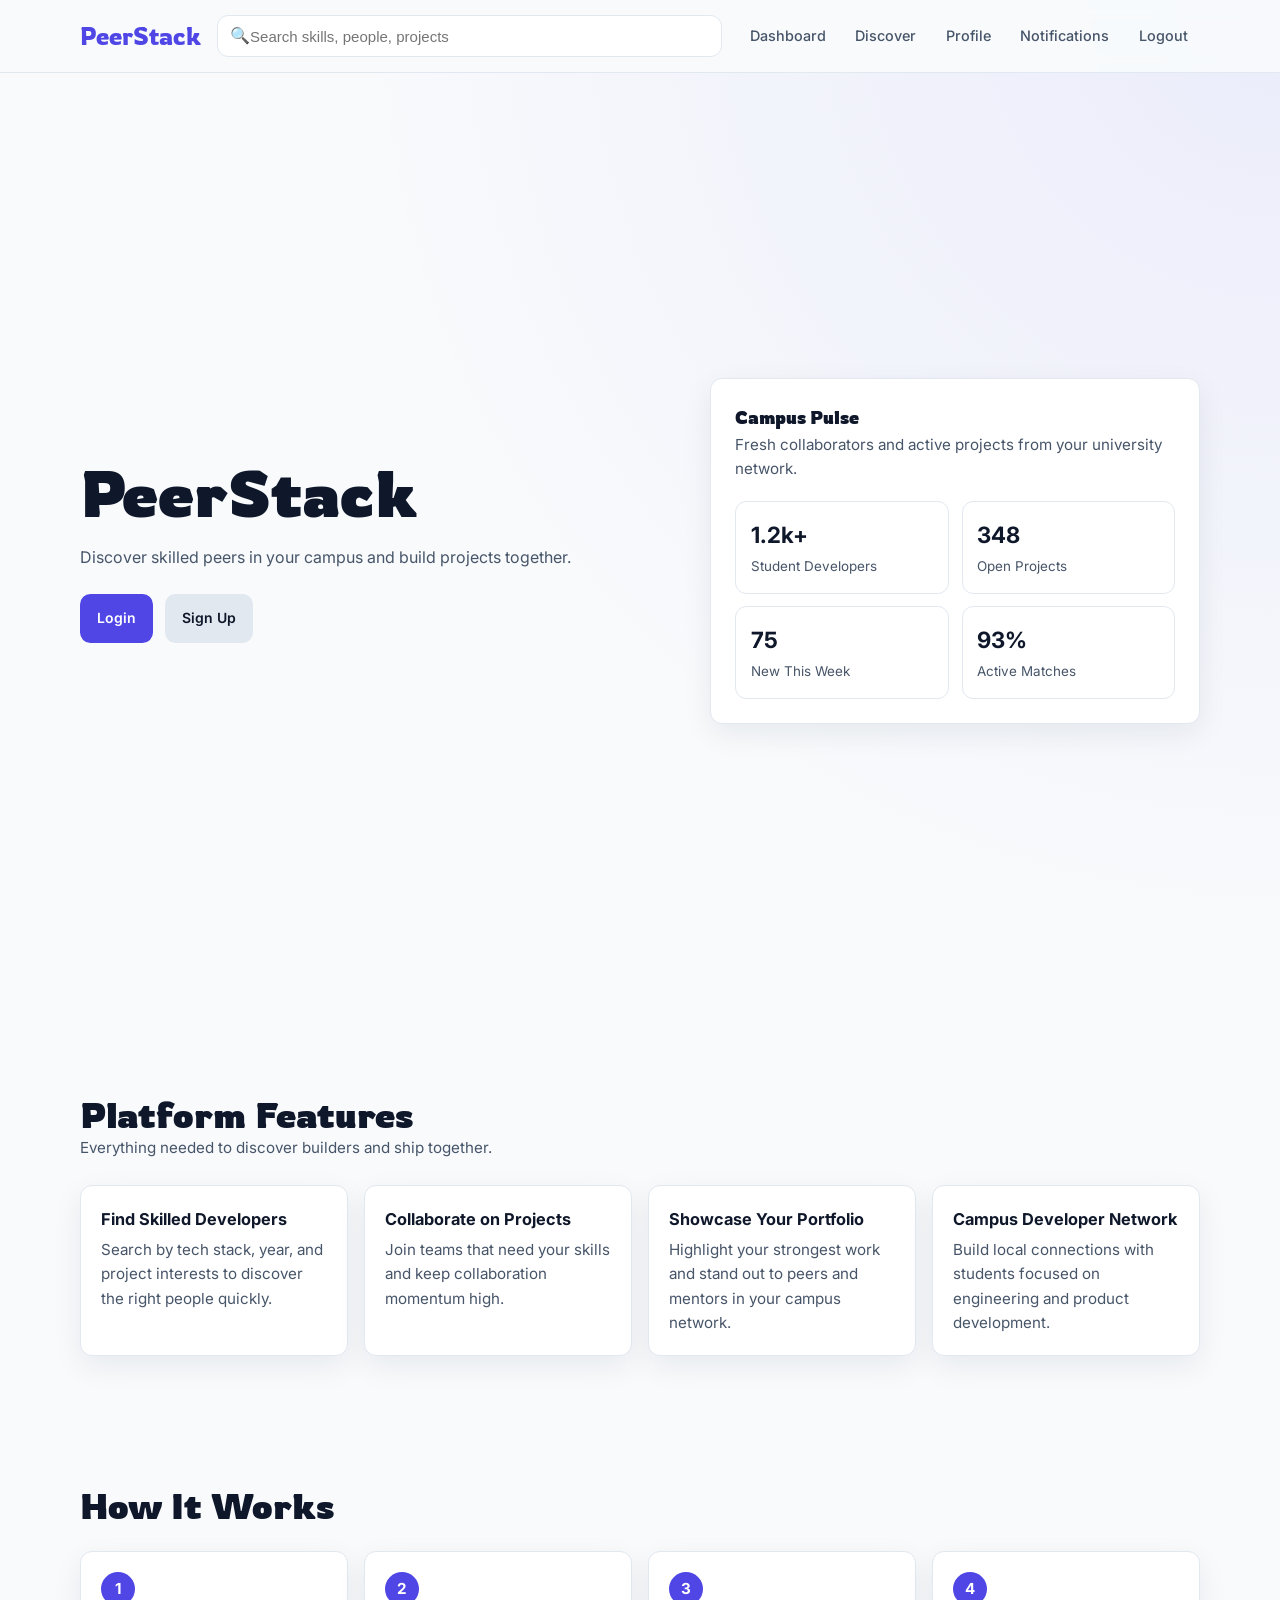
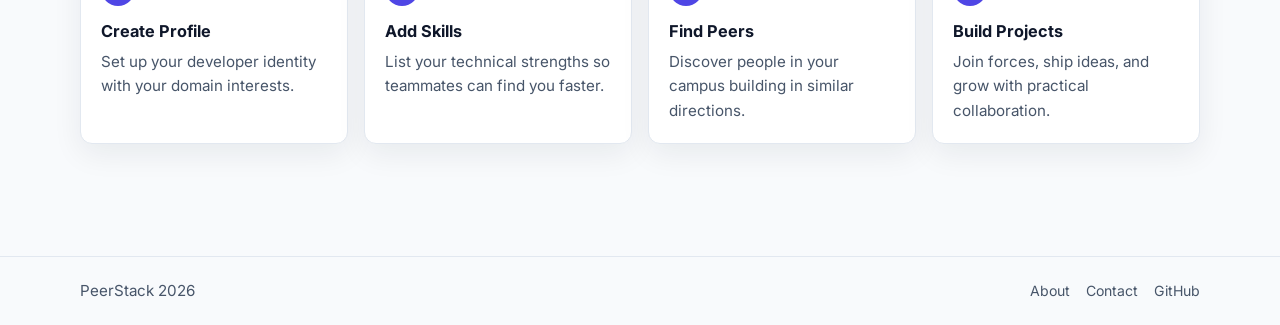
<file: index.html>
﻿<!doctype html>
<html lang="en">
  <head>
    <meta charset="UTF-8" />
    <meta name="viewport" content="width=device-width, initial-scale=1.0" />
    <title>PeerStack | Discover Campus Developers</title>
    <link rel="stylesheet" href="css/style.css" />
  </head>
  <body data-page="landing">
    <nav class="navbar" data-navbar>
      <div class="container nav-inner">
        <a class="brand" href="index.html">PeerStack</a>
        <form class="search-bar nav-search" action="#" role="search">
          <span class="search-icon" aria-hidden="true">&#128269;</span>
          <input class="search-input" type="search" aria-label="Search PeerStack" placeholder="Search skills, people, projects" />
        </form>
        <button class="hamburger" type="button" data-nav-toggle aria-label="Toggle navigation" aria-expanded="false">
          <span></span><span></span><span></span>
        </button>
        <div class="nav-links" data-nav-links>
          <a class="nav-link" data-nav="dashboard" href="dashboard.html">Dashboard</a>
          <a class="nav-link" data-nav="discover" href="search.html">Discover</a>
          <a class="nav-link" data-nav="profile" href="profile.html">Profile</a>
          <a class="nav-link" data-nav="notifications" href="notifications.html">Notifications</a>
          <a class="nav-link" href="login.html">Logout</a>
        </div>
      </div>
    </nav>

    <header class="section">
      <div class="container hero-grid">
        <div>
          <h1 class="hero-title">PeerStack</h1>
          <p class="hero-subtitle">Discover skilled peers in your campus and build projects together.</p>
          <div class="hero-actions">
            <a class="btn btn-primary" href="login.html">Login</a>
            <a class="btn btn-secondary" href="signup.html">Sign Up</a>
          </div>
        </div>
        <aside class="card hero-panel">
          <h3>Campus Pulse</h3>
          <p class="muted">Fresh collaborators and active projects from your university network.</p>
          <div class="stats-grid">
            <article class="stat-card">
              <span class="stat-number">1.2k+</span>
              <span class="stat-label">Student Developers</span>
            </article>
            <article class="stat-card">
              <span class="stat-number">348</span>
              <span class="stat-label">Open Projects</span>
            </article>
            <article class="stat-card">
              <span class="stat-number">75</span>
              <span class="stat-label">New This Week</span>
            </article>
            <article class="stat-card">
              <span class="stat-number">93%</span>
              <span class="stat-label">Active Matches</span>
            </article>
          </div>
        </aside>
      </div>
    </header>

    <main>
      <section class="section">
        <div class="container">
          <h2 class="section-title">Platform Features</h2>
          <p class="muted">Everything needed to discover builders and ship together.</p>
          <div class="feature-grid">
            <article class="card feature-card">
              <h3>Find Skilled Developers</h3>
              <p class="muted">Search by tech stack, year, and project interests to discover the right people quickly.</p>
            </article>
            <article class="card feature-card">
              <h3>Collaborate on Projects</h3>
              <p class="muted">Join teams that need your skills and keep collaboration momentum high.</p>
            </article>
            <article class="card feature-card">
              <h3>Showcase Your Portfolio</h3>
              <p class="muted">Highlight your strongest work and stand out to peers and mentors in your campus network.</p>
            </article>
            <article class="card feature-card">
              <h3>Campus Developer Network</h3>
              <p class="muted">Build local connections with students focused on engineering and product development.</p>
            </article>
          </div>
        </div>
      </section>

      <section class="section">
        <div class="container">
          <h2 class="section-title">How It Works</h2>
          <div class="steps-grid">
            <article class="card step-card">
              <div class="step-badge">1</div>
              <h3>Create Profile</h3>
              <p class="muted">Set up your developer identity with your domain interests.</p>
            </article>
            <article class="card step-card">
              <div class="step-badge">2</div>
              <h3>Add Skills</h3>
              <p class="muted">List your technical strengths so teammates can find you faster.</p>
            </article>
            <article class="card step-card">
              <div class="step-badge">3</div>
              <h3>Find Peers</h3>
              <p class="muted">Discover people in your campus building in similar directions.</p>
            </article>
            <article class="card step-card">
              <div class="step-badge">4</div>
              <h3>Build Projects</h3>
              <p class="muted">Join forces, ship ideas, and grow with practical collaboration.</p>
            </article>
          </div>
        </div>
      </section>
    </main>

    <footer class="footer">
      <div class="container footer-inner">
        <p class="muted">PeerStack <span data-year></span></p>
        <div class="footer-links">
          <a href="#">About</a>
          <a href="#">Contact</a>
          <a href="#">GitHub</a>
        </div>
      </div>
    </footer>
    <script src="js/main.js"></script>
  </body>
</html>
</file>
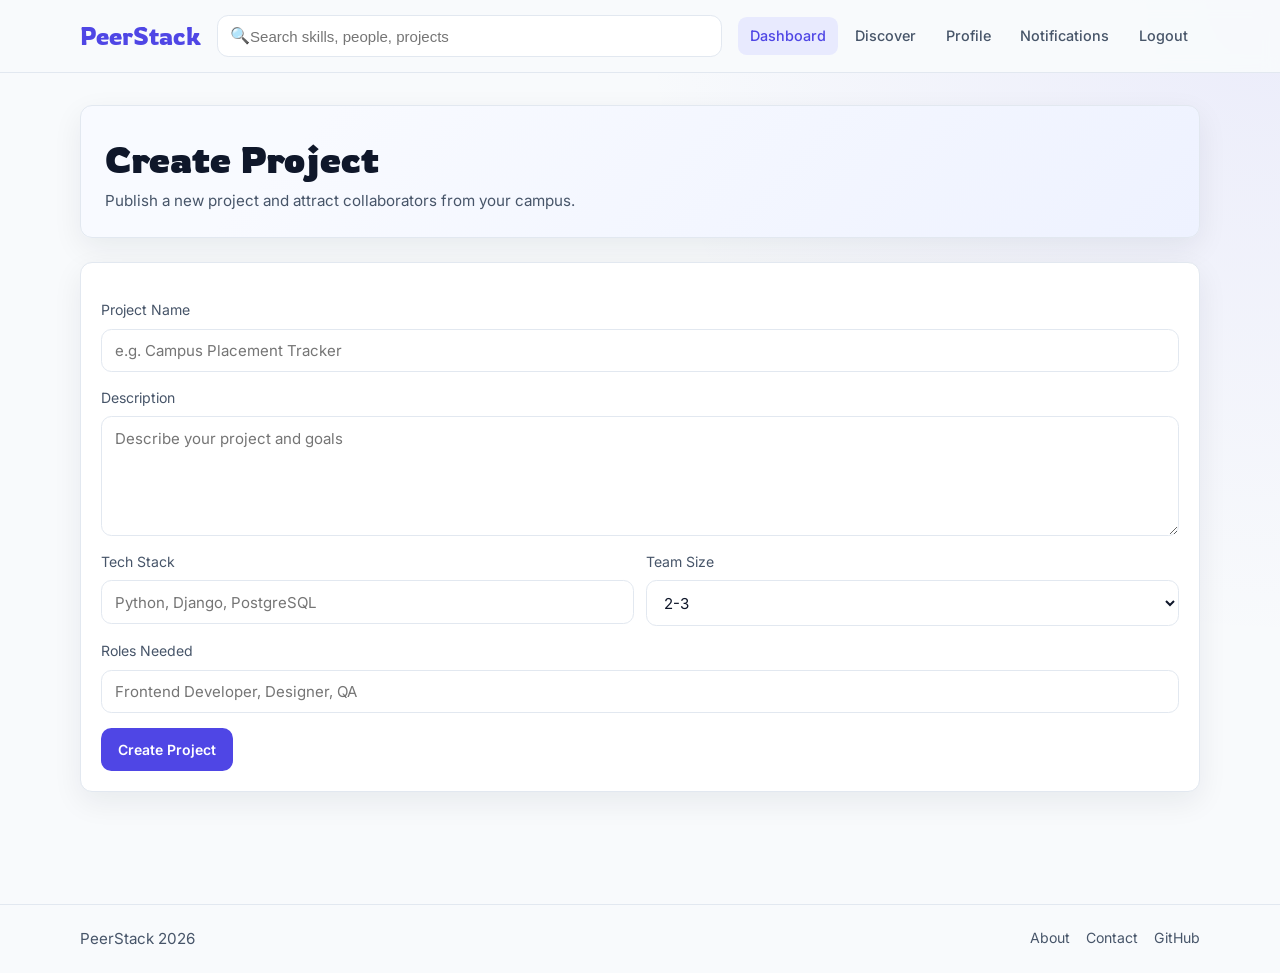
<file: create-project.html>
﻿<!doctype html>
<html lang="en">
  <head>
    <meta charset="UTF-8" />
    <meta name="viewport" content="width=device-width, initial-scale=1.0" />
    <title>PeerStack | Create Project</title>
    <link rel="stylesheet" href="css/style.css" />
  </head>
  <body data-page="dashboard">
    <nav class="navbar" data-navbar>
      <div class="container nav-inner">
        <a class="brand" href="index.html">PeerStack</a>
        <form class="search-bar nav-search" action="#" role="search">
          <span class="search-icon" aria-hidden="true">&#128269;</span>
          <input class="search-input" type="search" aria-label="Search PeerStack" placeholder="Search skills, people, projects" />
        </form>
        <button class="hamburger" type="button" data-nav-toggle aria-label="Toggle navigation" aria-expanded="false">
          <span></span><span></span><span></span>
        </button>
        <div class="nav-links" data-nav-links>
          <a class="nav-link" data-nav="dashboard" href="dashboard.html">Dashboard</a>
          <a class="nav-link" data-nav="discover" href="search.html">Discover</a>
          <a class="nav-link" data-nav="profile" href="profile.html">Profile</a>
          <a class="nav-link" data-nav="notifications" href="notifications.html">Notifications</a>
          <a class="nav-link" href="login.html">Logout</a>
        </div>
      </div>
    </nav>

    <main class="page-main">
      <div class="container stack">
        <section class="card page-header">
          <h1 class="page-title">Create Project</h1>
          <p class="muted">Publish a new project and attract collaborators from your campus.</p>
        </section>

        <section class="card project-card">
          <form class="form" action="#">
            <div class="form-group">
              <label for="projectName">Project Name</label>
              <input class="input" id="projectName" type="text" placeholder="e.g. Campus Placement Tracker" required />
            </div>
            <div class="form-group">
              <label for="description">Description</label>
              <textarea class="textarea" id="description" placeholder="Describe your project and goals" required></textarea>
            </div>
            <div class="form-row">
              <div class="form-group">
                <label for="techStack">Tech Stack</label>
                <input class="input" id="techStack" type="text" placeholder="Python, Django, PostgreSQL" />
              </div>
              <div class="form-group">
                <label for="teamSize">Team Size</label>
                <select class="select" id="teamSize">
                  <option>2-3</option>
                  <option>4-5</option>
                  <option>6-8</option>
                </select>
              </div>
            </div>
            <div class="form-group">
              <label for="roles">Roles Needed</label>
              <input class="input" id="roles" type="text" placeholder="Frontend Developer, Designer, QA" />
            </div>
            <button class="btn btn-primary" type="submit">Create Project</button>
          </form>
        </section>
      </div>
    </main>

    <footer class="footer">
      <div class="container footer-inner">
        <p class="muted">PeerStack <span data-year></span></p>
        <div class="footer-links">
          <a href="#">About</a>
          <a href="#">Contact</a>
          <a href="#">GitHub</a>
        </div>
      </div>
    </footer>
    <script src="js/main.js"></script>
  </body>
</html>
</file>
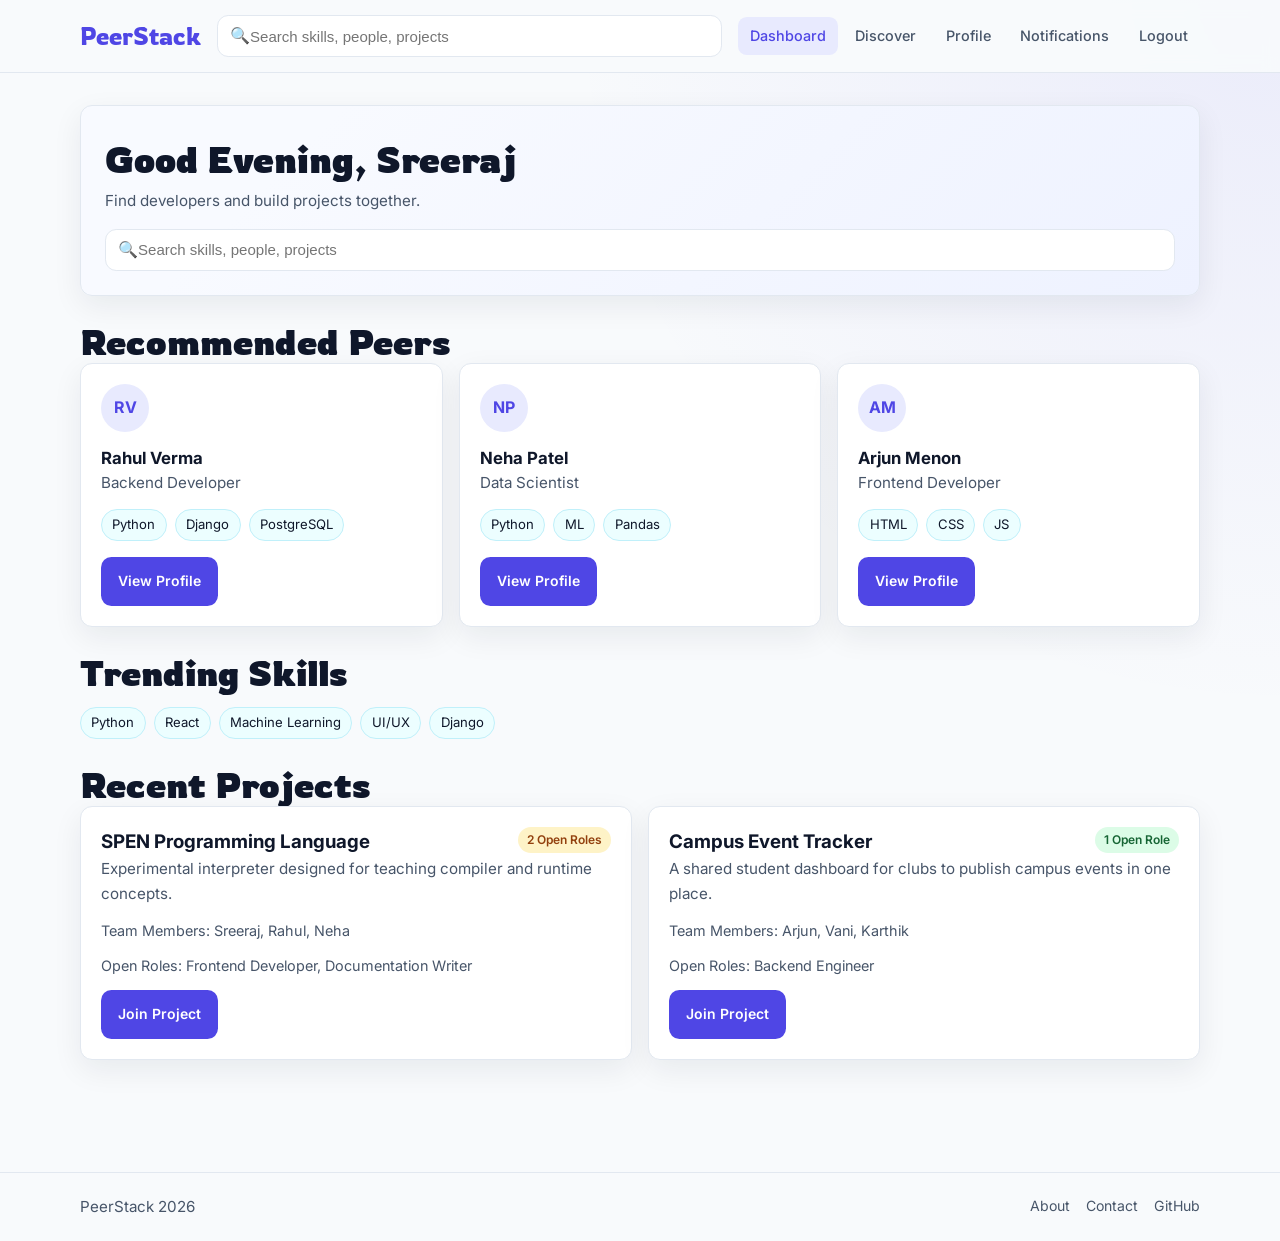
<file: dashboard.html>
﻿<!doctype html>
<html lang="en">
  <head>
    <meta charset="UTF-8" />
    <meta name="viewport" content="width=device-width, initial-scale=1.0" />
    <title>PeerStack | Dashboard</title>
    <link rel="stylesheet" href="css/style.css" />
  </head>
  <body data-page="dashboard">
    <nav class="navbar" data-navbar>
      <div class="container nav-inner">
        <a class="brand" href="index.html">PeerStack</a>
        <form class="search-bar nav-search" action="#" role="search">
          <span class="search-icon" aria-hidden="true">&#128269;</span>
          <input class="search-input" type="search" aria-label="Search PeerStack" placeholder="Search skills, people, projects" />
        </form>
        <button class="hamburger" type="button" data-nav-toggle aria-label="Toggle navigation" aria-expanded="false">
          <span></span><span></span><span></span>
        </button>
        <div class="nav-links" data-nav-links>
          <a class="nav-link" data-nav="dashboard" href="dashboard.html">Dashboard</a>
          <a class="nav-link" data-nav="discover" href="search.html">Discover</a>
          <a class="nav-link" data-nav="profile" href="profile.html">Profile</a>
          <a class="nav-link" data-nav="notifications" href="notifications.html">Notifications</a>
          <a class="nav-link" href="login.html">Logout</a>
        </div>
      </div>
    </nav>

    <main class="page-main">
      <div class="container stack">
        <section class="card page-header">
          <h1 class="page-title">Good Evening, Sreeraj</h1>
          <p class="muted">Find developers and build projects together.</p>
          <form class="search-bar mt-1" action="#" role="search">
            <span class="search-icon" aria-hidden="true">&#128269;</span>
            <input class="search-input" type="search" placeholder="Search skills, people, projects" aria-label="Search dashboard" />
          </form>
        </section>

        <section>
          <h2 class="section-title">Recommended Peers</h2>
          <div class="grid-3">
            <article class="card peer-card">
              <div class="avatar">RV</div>
              <div class="peer-meta">
                <h3>Rahul Verma</h3>
                <p class="muted">Backend Developer</p>
                <div class="skill-tags">
                  <span class="skill-tag">Python</span>
                  <span class="skill-tag">Django</span>
                  <span class="skill-tag">PostgreSQL</span>
                </div>
              </div>
              <a class="btn btn-primary mt-1" href="profile.html">View Profile</a>
            </article>
            <article class="card peer-card">
              <div class="avatar">NP</div>
              <div class="peer-meta">
                <h3>Neha Patel</h3>
                <p class="muted">Data Scientist</p>
                <div class="skill-tags">
                  <span class="skill-tag">Python</span>
                  <span class="skill-tag">ML</span>
                  <span class="skill-tag">Pandas</span>
                </div>
              </div>
              <a class="btn btn-primary mt-1" href="profile.html">View Profile</a>
            </article>
            <article class="card peer-card">
              <div class="avatar">AM</div>
              <div class="peer-meta">
                <h3>Arjun Menon</h3>
                <p class="muted">Frontend Developer</p>
                <div class="skill-tags">
                  <span class="skill-tag">HTML</span>
                  <span class="skill-tag">CSS</span>
                  <span class="skill-tag">JS</span>
                </div>
              </div>
              <a class="btn btn-primary mt-1" href="profile.html">View Profile</a>
            </article>
          </div>
        </section>

        <section>
          <h2 class="section-title">Trending Skills</h2>
          <div class="skill-tags">
            <span class="skill-tag">Python</span>
            <span class="skill-tag">React</span>
            <span class="skill-tag">Machine Learning</span>
            <span class="skill-tag">UI/UX</span>
            <span class="skill-tag">Django</span>
          </div>
        </section>

        <section>
          <h2 class="section-title">Recent Projects</h2>
          <div class="grid-2">
            <article class="card project-card">
              <div class="project-head">
                <h3>SPEN Programming Language</h3>
                <span class="badge badge-warning">2 Open Roles</span>
              </div>
              <p class="muted">Experimental interpreter designed for teaching compiler and runtime concepts.</p>
              <p class="project-meta">Team Members: Sreeraj, Rahul, Neha</p>
              <p class="project-meta">Open Roles: Frontend Developer, Documentation Writer</p>
              <a class="btn btn-primary mt-08" href="project.html">Join Project</a>
            </article>
            <article class="card project-card">
              <div class="project-head">
                <h3>Campus Event Tracker</h3>
                <span class="badge badge-success">1 Open Role</span>
              </div>
              <p class="muted">A shared student dashboard for clubs to publish campus events in one place.</p>
              <p class="project-meta">Team Members: Arjun, Vani, Karthik</p>
              <p class="project-meta">Open Roles: Backend Engineer</p>
              <a class="btn btn-primary mt-08" href="project.html">Join Project</a>
            </article>
          </div>
        </section>
      </div>
    </main>

    <footer class="footer">
      <div class="container footer-inner">
        <p class="muted">PeerStack <span data-year></span></p>
        <div class="footer-links">
          <a href="#">About</a>
          <a href="#">Contact</a>
          <a href="#">GitHub</a>
        </div>
      </div>
    </footer>

    <script src="js/main.js"></script>
  </body>
</html>
</file>
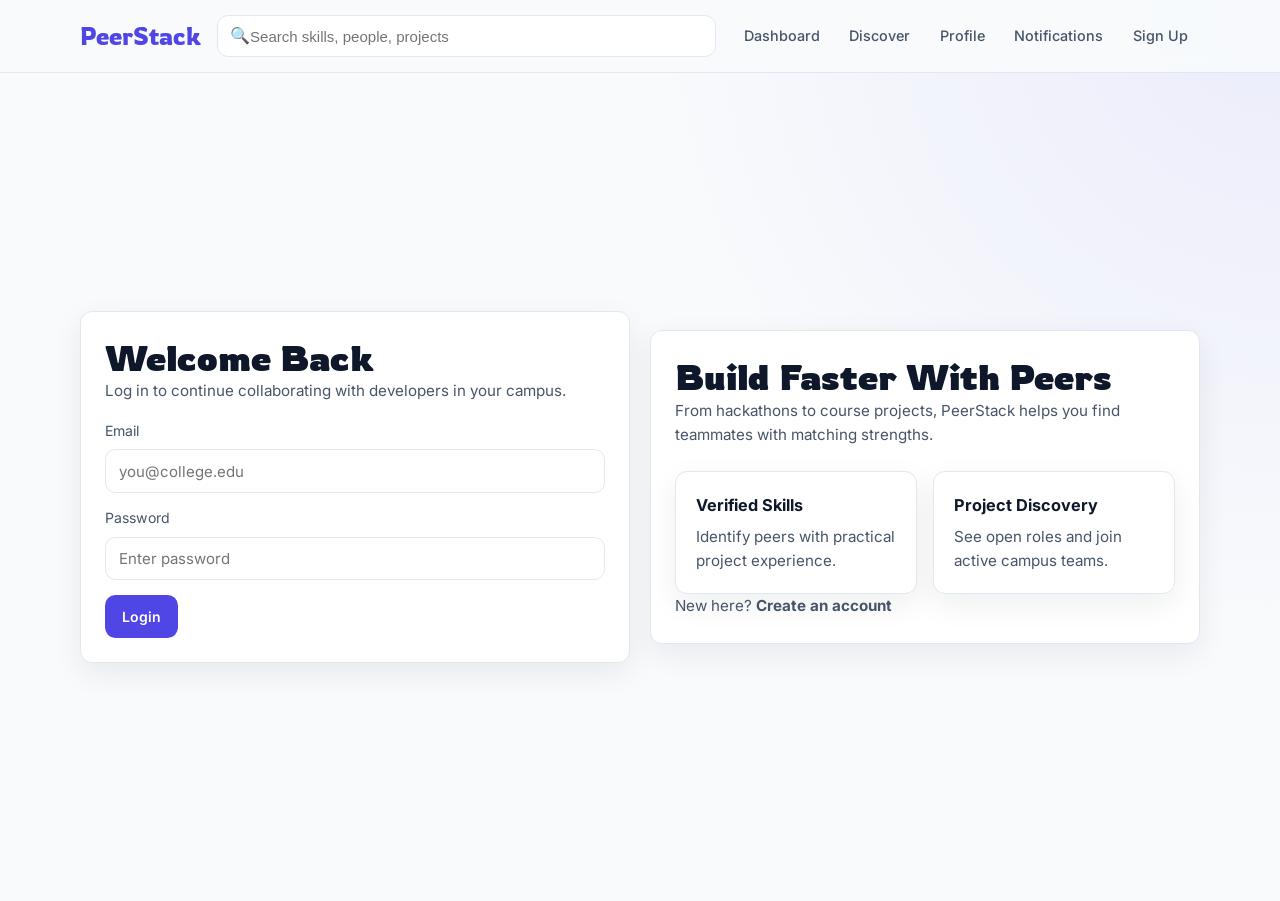
<file: login.html>
﻿<!doctype html>
<html lang="en">
  <head>
    <meta charset="UTF-8" />
    <meta name="viewport" content="width=device-width, initial-scale=1.0" />
    <title>PeerStack | Login</title>
    <link rel="stylesheet" href="css/style.css" />
  </head>
  <body data-page="auth">
    <nav class="navbar" data-navbar>
      <div class="container nav-inner">
        <a class="brand" href="index.html">PeerStack</a>
        <form class="search-bar nav-search" action="#" role="search">
          <span class="search-icon" aria-hidden="true">&#128269;</span>
          <input class="search-input" type="search" aria-label="Search PeerStack" placeholder="Search skills, people, projects" />
        </form>
        <button class="hamburger" type="button" data-nav-toggle aria-label="Toggle navigation" aria-expanded="false">
          <span></span><span></span><span></span>
        </button>
        <div class="nav-links" data-nav-links>
          <a class="nav-link" data-nav="dashboard" href="dashboard.html">Dashboard</a>
          <a class="nav-link" data-nav="discover" href="search.html">Discover</a>
          <a class="nav-link" data-nav="profile" href="profile.html">Profile</a>
          <a class="nav-link" data-nav="notifications" href="notifications.html">Notifications</a>
          <a class="nav-link" href="signup.html">Sign Up</a>
        </div>
      </div>
    </nav>

    <main class="container auth-layout">
      <section class="card auth-card">
        <h1 class="section-title">Welcome Back</h1>
        <p class="muted">Log in to continue collaborating with developers in your campus.</p>
        <form class="form" action="#">
          <div class="form-group">
            <label for="loginEmail">Email</label>
            <input class="input" id="loginEmail" type="email" placeholder="you@college.edu" required />
          </div>
          <div class="form-group">
            <label for="loginPassword">Password</label>
            <input class="input" id="loginPassword" type="password" placeholder="Enter password" required />
          </div>
          <button class="btn btn-primary" type="submit">Login</button>
        </form>
      </section>

      <aside class="card auth-card">
        <h2 class="section-title">Build Faster With Peers</h2>
        <p class="muted">From hackathons to course projects, PeerStack helps you find teammates with matching strengths.</p>
        <div class="feature-grid">
          <article class="card feature-card">
            <h3>Verified Skills</h3>
            <p class="muted">Identify peers with practical project experience.</p>
          </article>
          <article class="card feature-card">
            <h3>Project Discovery</h3>
            <p class="muted">See open roles and join active campus teams.</p>
          </article>
        </div>
        <p class="muted">New here? <a href="signup.html"><strong>Create an account</strong></a></p>
      </aside>
    </main>

    <script src="js/main.js"></script>
  </body>
</html>
</file>
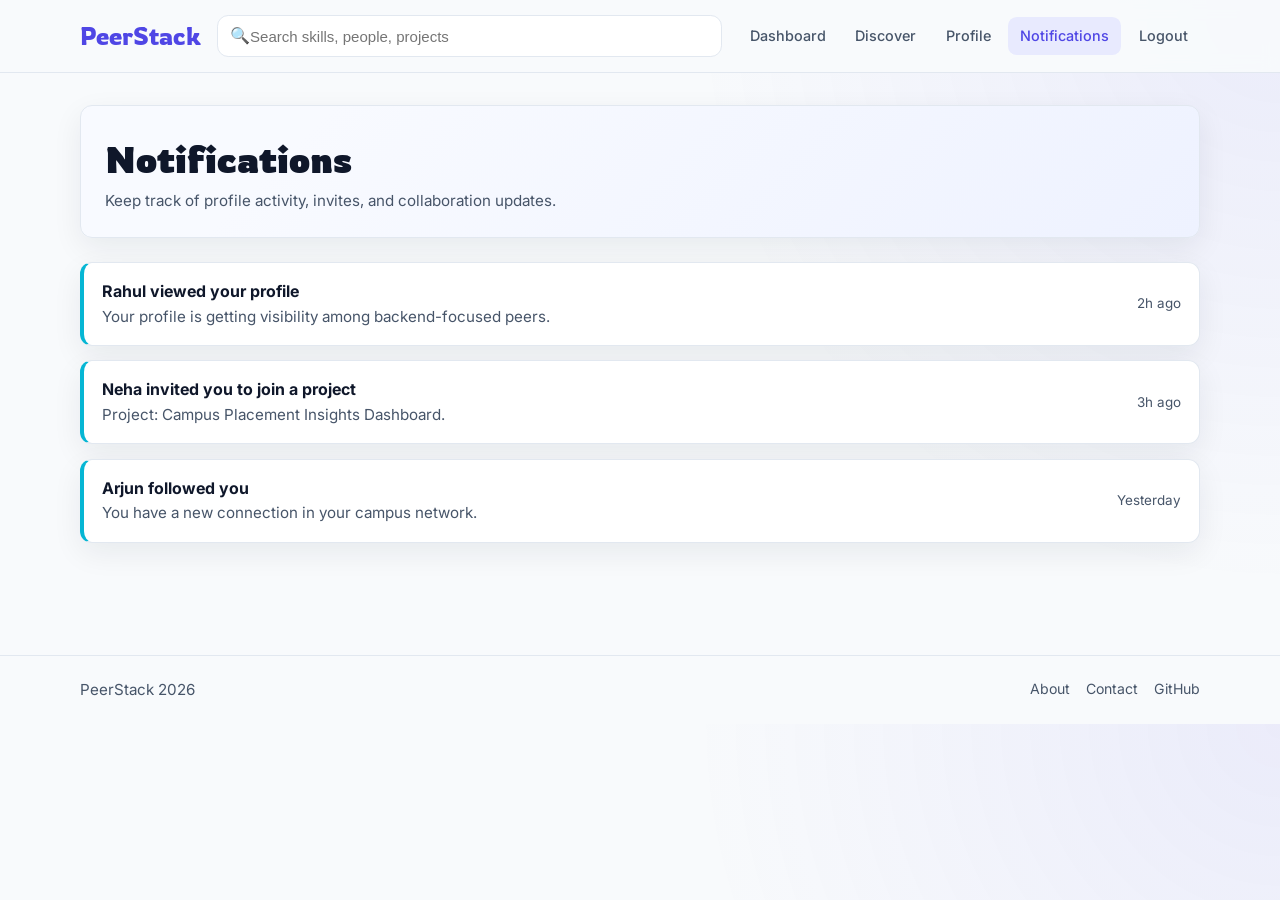
<file: notifications.html>
﻿<!doctype html>
<html lang="en">
  <head>
    <meta charset="UTF-8" />
    <meta name="viewport" content="width=device-width, initial-scale=1.0" />
    <title>PeerStack | Notifications</title>
    <link rel="stylesheet" href="css/style.css" />
  </head>
  <body data-page="notifications">
    <nav class="navbar" data-navbar>
      <div class="container nav-inner">
        <a class="brand" href="index.html">PeerStack</a>
        <form class="search-bar nav-search" action="#" role="search">
          <span class="search-icon" aria-hidden="true">&#128269;</span>
          <input class="search-input" type="search" aria-label="Search PeerStack" placeholder="Search skills, people, projects" />
        </form>
        <button class="hamburger" type="button" data-nav-toggle aria-label="Toggle navigation" aria-expanded="false">
          <span></span><span></span><span></span>
        </button>
        <div class="nav-links" data-nav-links>
          <a class="nav-link" data-nav="dashboard" href="dashboard.html">Dashboard</a>
          <a class="nav-link" data-nav="discover" href="search.html">Discover</a>
          <a class="nav-link" data-nav="profile" href="profile.html">Profile</a>
          <a class="nav-link" data-nav="notifications" href="notifications.html">Notifications</a>
          <a class="nav-link" href="login.html">Logout</a>
        </div>
      </div>
    </nav>

    <main class="page-main">
      <div class="container stack">
        <section class="card page-header">
          <h1 class="page-title">Notifications</h1>
          <p class="muted">Keep track of profile activity, invites, and collaboration updates.</p>
        </section>

        <section class="notification-list">
          <article class="card notification-item unread">
            <div>
              <strong>Rahul viewed your profile</strong>
              <p class="muted">Your profile is getting visibility among backend-focused peers.</p>
            </div>
            <time datetime="2026-03-02T09:30">2h ago</time>
          </article>
          <article class="card notification-item unread">
            <div>
              <strong>Neha invited you to join a project</strong>
              <p class="muted">Project: Campus Placement Insights Dashboard.</p>
            </div>
            <time datetime="2026-03-02T08:00">3h ago</time>
          </article>
          <article class="card notification-item unread">
            <div>
              <strong>Arjun followed you</strong>
              <p class="muted">You have a new connection in your campus network.</p>
            </div>
            <time datetime="2026-03-01T18:00">Yesterday</time>
          </article>
        </section>
      </div>
    </main>

    <footer class="footer">
      <div class="container footer-inner">
        <p class="muted">PeerStack <span data-year></span></p>
        <div class="footer-links">
          <a href="#">About</a>
          <a href="#">Contact</a>
          <a href="#">GitHub</a>
        </div>
      </div>
    </footer>

    <script src="js/main.js"></script>
  </body>
</html>
</file>
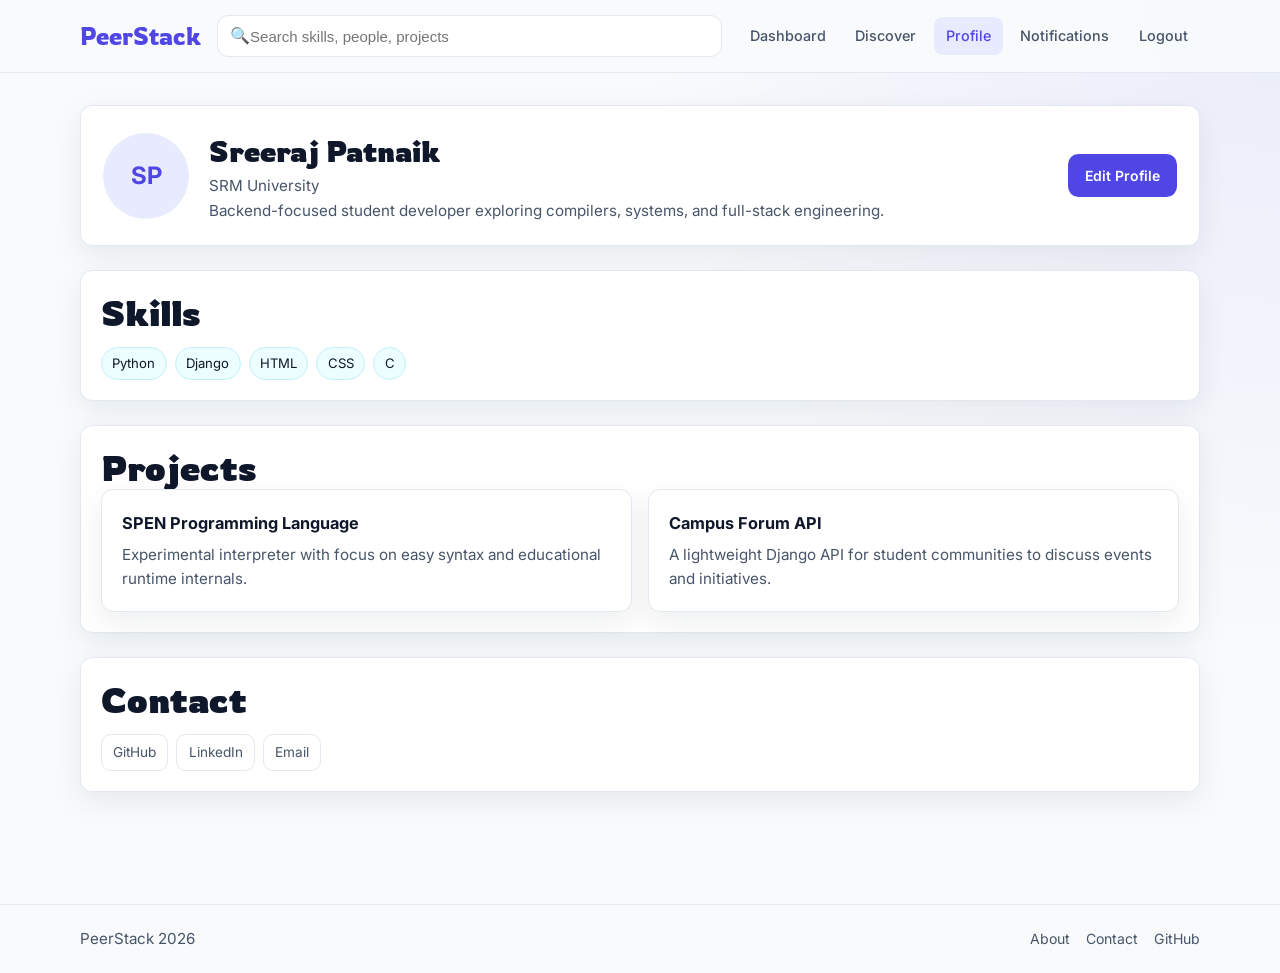
<file: profile.html>
﻿<!doctype html>
<html lang="en">
  <head>
    <meta charset="UTF-8" />
    <meta name="viewport" content="width=device-width, initial-scale=1.0" />
    <title>PeerStack | Profile</title>
    <link rel="stylesheet" href="css/style.css" />
  </head>
  <body data-page="profile">
    <nav class="navbar" data-navbar>
      <div class="container nav-inner">
        <a class="brand" href="index.html">PeerStack</a>
        <form class="search-bar nav-search" action="#" role="search">
          <span class="search-icon" aria-hidden="true">&#128269;</span>
          <input class="search-input" type="search" aria-label="Search PeerStack" placeholder="Search skills, people, projects" />
        </form>
        <button class="hamburger" type="button" data-nav-toggle aria-label="Toggle navigation" aria-expanded="false">
          <span></span><span></span><span></span>
        </button>
        <div class="nav-links" data-nav-links>
          <a class="nav-link" data-nav="dashboard" href="dashboard.html">Dashboard</a>
          <a class="nav-link" data-nav="discover" href="search.html">Discover</a>
          <a class="nav-link" data-nav="profile" href="profile.html">Profile</a>
          <a class="nav-link" data-nav="notifications" href="notifications.html">Notifications</a>
          <a class="nav-link" href="login.html">Logout</a>
        </div>
      </div>
    </nav>

    <main class="page-main">
      <div class="container stack">
        <section class="card profile-header">
          <div class="avatar avatar-lg">SP</div>
          <div>
            <h1 class="profile-name">Sreeraj Patnaik</h1>
            <p class="muted">SRM University</p>
            <p class="muted">Backend-focused student developer exploring compilers, systems, and full-stack engineering.</p>
          </div>
          <button class="btn btn-primary" type="button">Edit Profile</button>
        </section>

        <section class="card project-card">
          <h2 class="section-title">Skills</h2>
          <div class="skill-tags">
            <span class="skill-tag">Python</span>
            <span class="skill-tag">Django</span>
            <span class="skill-tag">HTML</span>
            <span class="skill-tag">CSS</span>
            <span class="skill-tag">C</span>
          </div>
        </section>

        <section class="card project-card">
          <h2 class="section-title">Projects</h2>
          <div class="grid-2">
            <article class="card feature-card">
              <h3>SPEN Programming Language</h3>
              <p class="muted">Experimental interpreter with focus on easy syntax and educational runtime internals.</p>
            </article>
            <article class="card feature-card">
              <h3>Campus Forum API</h3>
              <p class="muted">A lightweight Django API for student communities to discuss events and initiatives.</p>
            </article>
          </div>
        </section>

        <section class="card project-card">
          <h2 class="section-title">Contact</h2>
          <div class="contact-links">
            <a href="#">GitHub</a>
            <a href="#">LinkedIn</a>
            <a href="mailto:sreeraj@example.com">Email</a>
          </div>
        </section>
      </div>
    </main>

    <footer class="footer">
      <div class="container footer-inner">
        <p class="muted">PeerStack <span data-year></span></p>
        <div class="footer-links">
          <a href="#">About</a>
          <a href="#">Contact</a>
          <a href="#">GitHub</a>
        </div>
      </div>
    </footer>

    <script src="js/main.js"></script>
  </body>
</html>
</file>
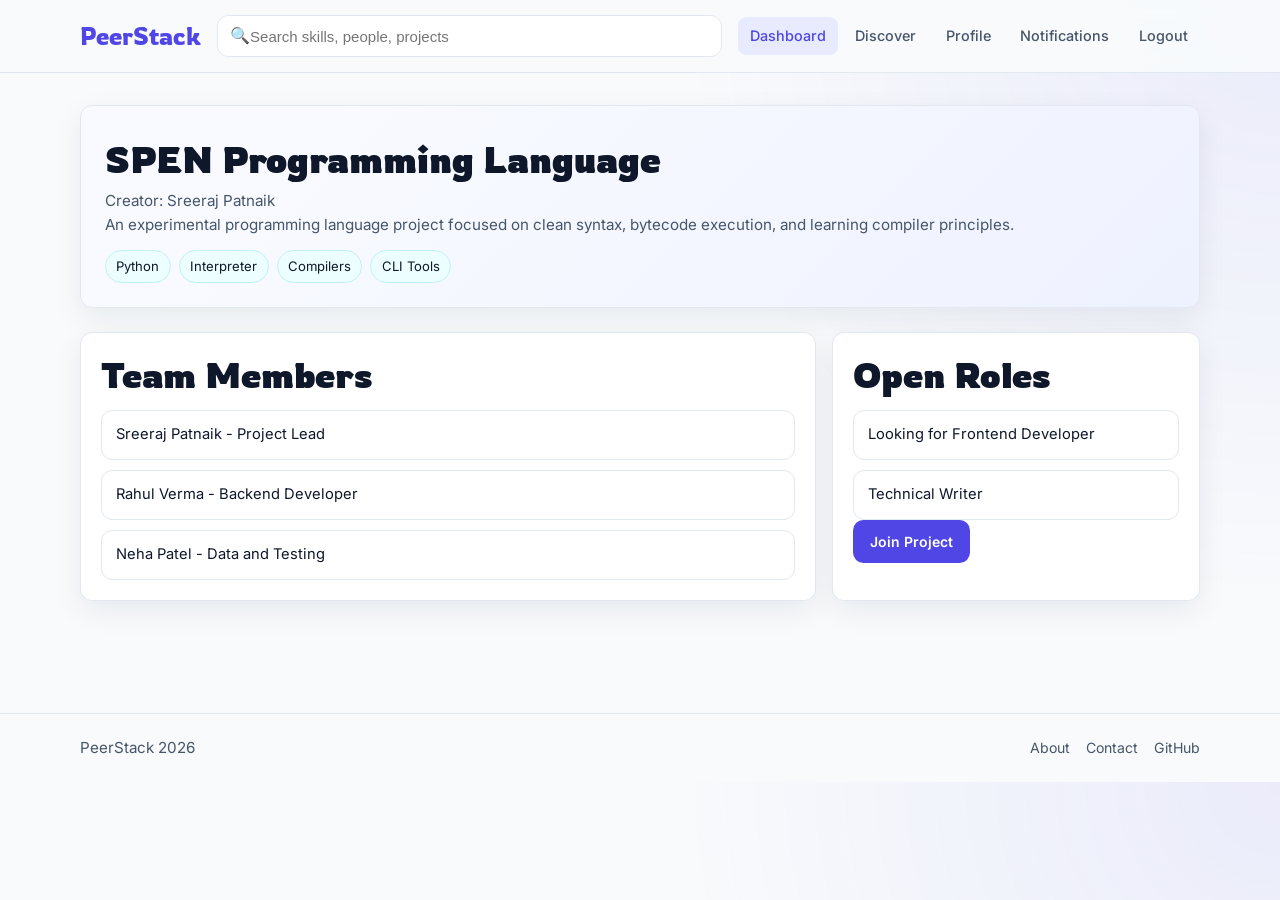
<file: project.html>
﻿<!doctype html>
<html lang="en">
  <head>
    <meta charset="UTF-8" />
    <meta name="viewport" content="width=device-width, initial-scale=1.0" />
    <title>PeerStack | Project</title>
    <link rel="stylesheet" href="css/style.css" />
  </head>
  <body data-page="dashboard">
    <nav class="navbar" data-navbar>
      <div class="container nav-inner">
        <a class="brand" href="index.html">PeerStack</a>
        <form class="search-bar nav-search" action="#" role="search">
          <span class="search-icon" aria-hidden="true">&#128269;</span>
          <input class="search-input" type="search" aria-label="Search PeerStack" placeholder="Search skills, people, projects" />
        </form>
        <button class="hamburger" type="button" data-nav-toggle aria-label="Toggle navigation" aria-expanded="false">
          <span></span><span></span><span></span>
        </button>
        <div class="nav-links" data-nav-links>
          <a class="nav-link" data-nav="dashboard" href="dashboard.html">Dashboard</a>
          <a class="nav-link" data-nav="discover" href="search.html">Discover</a>
          <a class="nav-link" data-nav="profile" href="profile.html">Profile</a>
          <a class="nav-link" data-nav="notifications" href="notifications.html">Notifications</a>
          <a class="nav-link" href="login.html">Logout</a>
        </div>
      </div>
    </nav>

    <main class="page-main">
      <div class="container stack">
        <section class="card page-header">
          <h1 class="page-title">SPEN Programming Language</h1>
          <p class="muted">Creator: Sreeraj Patnaik</p>
          <p class="muted">An experimental programming language project focused on clean syntax, bytecode execution, and learning compiler principles.</p>
          <div class="skill-tags">
            <span class="skill-tag">Python</span>
            <span class="skill-tag">Interpreter</span>
            <span class="skill-tag">Compilers</span>
            <span class="skill-tag">CLI Tools</span>
          </div>
        </section>

        <section class="project-layout">
          <article class="card project-card">
            <h2 class="section-title">Team Members</h2>
            <ul class="list">
              <li>Sreeraj Patnaik - Project Lead</li>
              <li>Rahul Verma - Backend Developer</li>
              <li>Neha Patel - Data and Testing</li>
            </ul>
          </article>
          <aside class="card project-card">
            <h2 class="section-title">Open Roles</h2>
            <ul class="list">
              <li>Looking for Frontend Developer</li>
              <li>Technical Writer</li>
            </ul>
            <button class="btn btn-primary" type="button">Join Project</button>
          </aside>
        </section>
      </div>
    </main>

    <footer class="footer">
      <div class="container footer-inner">
        <p class="muted">PeerStack <span data-year></span></p>
        <div class="footer-links">
          <a href="#">About</a>
          <a href="#">Contact</a>
          <a href="#">GitHub</a>
        </div>
      </div>
    </footer>
    <script src="js/main.js"></script>
  </body>
</html>
</file>
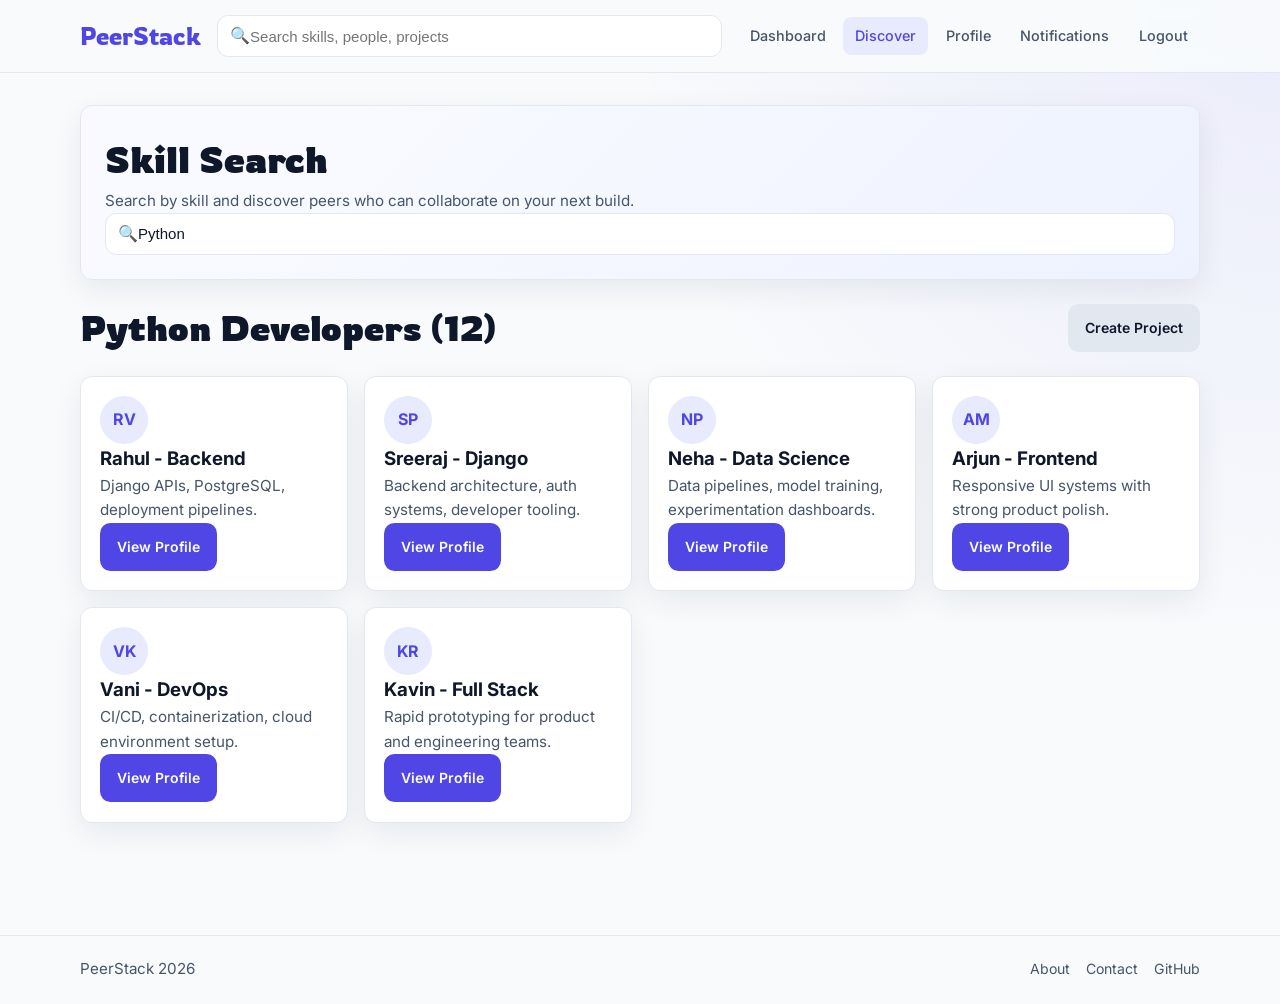
<file: search.html>
﻿<!doctype html>
<html lang="en">
  <head>
    <meta charset="UTF-8" />
    <meta name="viewport" content="width=device-width, initial-scale=1.0" />
    <title>PeerStack | Skill Search</title>
    <link rel="stylesheet" href="css/style.css" />
  </head>
  <body data-page="discover">
    <nav class="navbar" data-navbar>
      <div class="container nav-inner">
        <a class="brand" href="index.html">PeerStack</a>
        <form class="search-bar nav-search" action="#" role="search">
          <span class="search-icon" aria-hidden="true">&#128269;</span>
          <input class="search-input" type="search" aria-label="Search PeerStack" placeholder="Search skills, people, projects" />
        </form>
        <button class="hamburger" type="button" data-nav-toggle aria-label="Toggle navigation" aria-expanded="false">
          <span></span><span></span><span></span>
        </button>
        <div class="nav-links" data-nav-links>
          <a class="nav-link" data-nav="dashboard" href="dashboard.html">Dashboard</a>
          <a class="nav-link" data-nav="discover" href="search.html">Discover</a>
          <a class="nav-link" data-nav="profile" href="profile.html">Profile</a>
          <a class="nav-link" data-nav="notifications" href="notifications.html">Notifications</a>
          <a class="nav-link" href="login.html">Logout</a>
        </div>
      </div>
    </nav>

    <main class="page-main">
      <div class="container stack">
        <section class="card page-header">
          <h1 class="page-title">Skill Search</h1>
          <p class="muted">Search by skill and discover peers who can collaborate on your next build.</p>
          <form class="search-bar">
            <span class="search-icon" aria-hidden="true">&#128269;</span>
            <input id="skillSearch" class="search-input" type="search" placeholder="Search skill (e.g. Python)" value="Python" />
          </form>
        </section>

        <section class="stack">
          <div class="results-header">
            <h2 class="section-title">Python Developers (12)</h2>
            <a class="btn btn-secondary" href="create-project.html">Create Project</a>
          </div>
          <div class="grid-3">
            <article class="card developer-card" data-skill-card data-search="rahul backend python django">
              <div class="avatar">RV</div>
              <h3>Rahul - Backend</h3>
              <p class="muted">Django APIs, PostgreSQL, deployment pipelines.</p>
              <a class="btn btn-primary" href="profile.html">View Profile</a>
            </article>
            <article class="card developer-card" data-skill-card data-search="sreeraj django python compiler">
              <div class="avatar">SP</div>
              <h3>Sreeraj - Django</h3>
              <p class="muted">Backend architecture, auth systems, developer tooling.</p>
              <a class="btn btn-primary" href="profile.html">View Profile</a>
            </article>
            <article class="card developer-card" data-skill-card data-search="neha data science python ml">
              <div class="avatar">NP</div>
              <h3>Neha - Data Science</h3>
              <p class="muted">Data pipelines, model training, experimentation dashboards.</p>
              <a class="btn btn-primary" href="profile.html">View Profile</a>
            </article>
            <article class="card developer-card" data-skill-card data-search="arjun frontend javascript ui ux">
              <div class="avatar">AM</div>
              <h3>Arjun - Frontend</h3>
              <p class="muted">Responsive UI systems with strong product polish.</p>
              <a class="btn btn-primary" href="profile.html">View Profile</a>
            </article>
            <article class="card developer-card" data-skill-card data-search="vani devops docker cloud ci cd">
              <div class="avatar">VK</div>
              <h3>Vani - DevOps</h3>
              <p class="muted">CI/CD, containerization, cloud environment setup.</p>
              <a class="btn btn-primary" href="profile.html">View Profile</a>
            </article>
            <article class="card developer-card" data-skill-card data-search="kavin product fullstack javascript python">
              <div class="avatar">KR</div>
              <h3>Kavin - Full Stack</h3>
              <p class="muted">Rapid prototyping for product and engineering teams.</p>
              <a class="btn btn-primary" href="profile.html">View Profile</a>
            </article>
          </div>
        </section>
      </div>
    </main>

    <footer class="footer">
      <div class="container footer-inner">
        <p class="muted">PeerStack <span data-year></span></p>
        <div class="footer-links">
          <a href="#">About</a>
          <a href="#">Contact</a>
          <a href="#">GitHub</a>
        </div>
      </div>
    </footer>
    <script src="js/main.js"></script>
  </body>
</html>
</file>
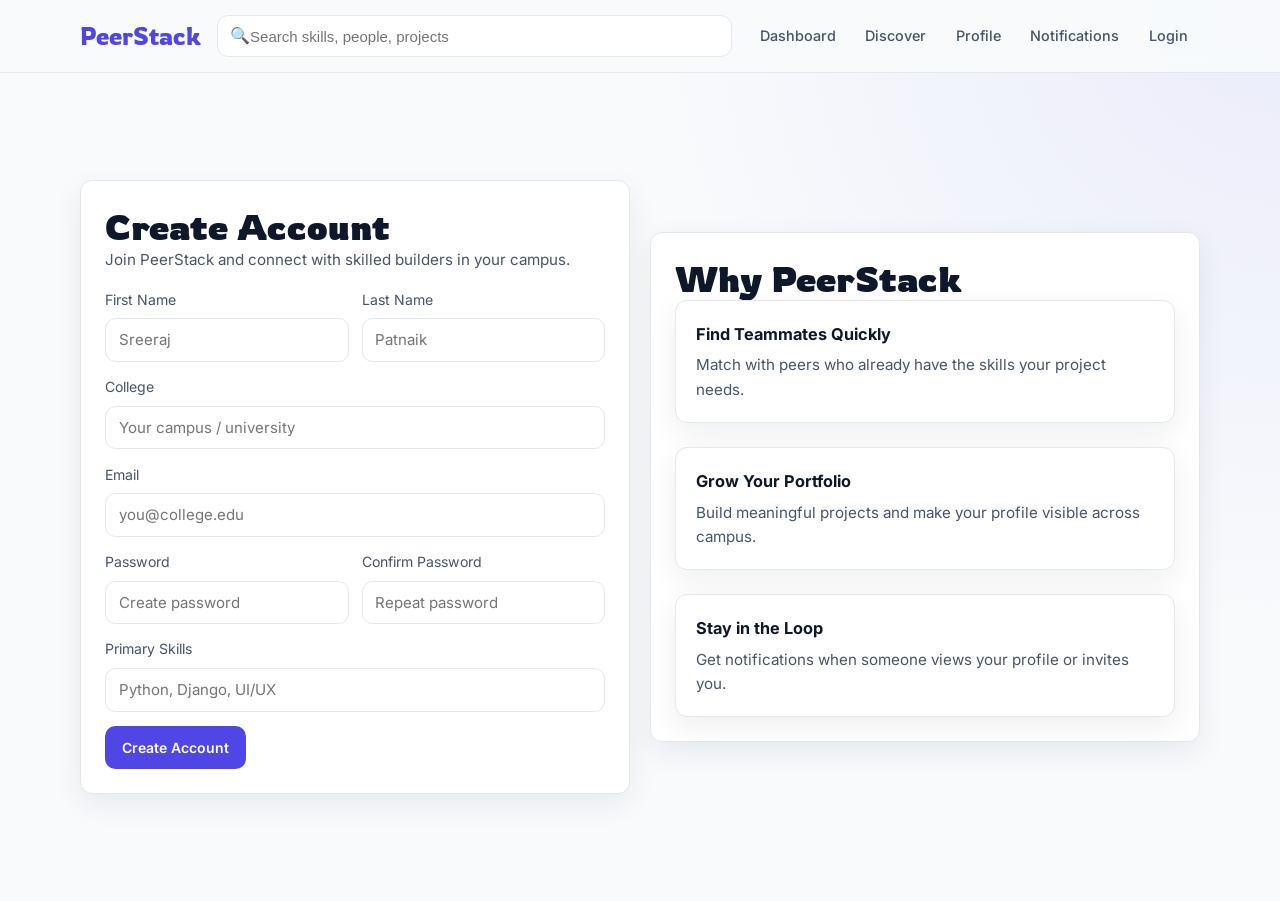
<file: signup.html>
﻿<!doctype html>
<html lang="en">
  <head>
    <meta charset="UTF-8" />
    <meta name="viewport" content="width=device-width, initial-scale=1.0" />
    <title>PeerStack | Sign Up</title>
    <link rel="stylesheet" href="css/style.css" />
  </head>
  <body data-page="auth">
    <nav class="navbar" data-navbar>
      <div class="container nav-inner">
        <a class="brand" href="index.html">PeerStack</a>
        <form class="search-bar nav-search" action="#" role="search">
          <span class="search-icon" aria-hidden="true">&#128269;</span>
          <input class="search-input" type="search" aria-label="Search PeerStack" placeholder="Search skills, people, projects" />
        </form>
        <button class="hamburger" type="button" data-nav-toggle aria-label="Toggle navigation" aria-expanded="false">
          <span></span><span></span><span></span>
        </button>
        <div class="nav-links" data-nav-links>
          <a class="nav-link" data-nav="dashboard" href="dashboard.html">Dashboard</a>
          <a class="nav-link" data-nav="discover" href="search.html">Discover</a>
          <a class="nav-link" data-nav="profile" href="profile.html">Profile</a>
          <a class="nav-link" data-nav="notifications" href="notifications.html">Notifications</a>
          <a class="nav-link" href="login.html">Login</a>
        </div>
      </div>
    </nav>

    <main class="container auth-layout">
      <section class="card auth-card">
        <h1 class="section-title">Create Account</h1>
        <p class="muted">Join PeerStack and connect with skilled builders in your campus.</p>
        <form class="form" action="#">
          <div class="form-row">
            <div class="form-group">
              <label for="firstName">First Name</label>
              <input class="input" id="firstName" type="text" placeholder="Sreeraj" required />
            </div>
            <div class="form-group">
              <label for="lastName">Last Name</label>
              <input class="input" id="lastName" type="text" placeholder="Patnaik" required />
            </div>
          </div>
          <div class="form-group">
            <label for="college">College</label>
            <input class="input" id="college" type="text" placeholder="Your campus / university" required />
          </div>
          <div class="form-group">
            <label for="signupEmail">Email</label>
            <input class="input" id="signupEmail" type="email" placeholder="you@college.edu" required />
          </div>
          <div class="form-row">
            <div class="form-group">
              <label for="signupPassword">Password</label>
              <input class="input" id="signupPassword" type="password" placeholder="Create password" required />
            </div>
            <div class="form-group">
              <label for="confirmPassword">Confirm Password</label>
              <input class="input" id="confirmPassword" type="password" placeholder="Repeat password" required />
            </div>
          </div>
          <div class="form-group">
            <label for="skills">Primary Skills</label>
            <input class="input" id="skills" type="text" placeholder="Python, Django, UI/UX" />
          </div>
          <button class="btn btn-primary" type="submit">Create Account</button>
        </form>
      </section>

      <aside class="card auth-card">
        <h2 class="section-title">Why PeerStack</h2>
        <div class="stack">
          <article class="card feature-card">
            <h3>Find Teammates Quickly</h3>
            <p class="muted">Match with peers who already have the skills your project needs.</p>
          </article>
          <article class="card feature-card">
            <h3>Grow Your Portfolio</h3>
            <p class="muted">Build meaningful projects and make your profile visible across campus.</p>
          </article>
          <article class="card feature-card">
            <h3>Stay in the Loop</h3>
            <p class="muted">Get notifications when someone views your profile or invites you.</p>
          </article>
        </div>
      </aside>
    </main>

    <script src="js/main.js"></script>
  </body>
</html>
</file>
<file: css/style.css>
@import url("https://fonts.googleapis.com/css2?family=Inter:wght@400;500;600;700&family=Rowdies:wght@400;700&display=swap");

:root {
  --primary: #4f46e5;
  --primary-hover: #4338ca;
  --accent: #06b6d4;
  --success: #10b981;
  --warning: #f59e0b;
  --bg: #f8fafc;
  --card-bg: #ffffff;
  --text-primary: #0f172a;
  --text-secondary: #475569;
  --border: #e2e8f0;
  --radius: 12px;
  --shadow: 0 10px 30px rgba(15, 23, 42, 0.07);
}

* {
  box-sizing: border-box;
  margin: 0;
  padding: 0;
}

html {
  scroll-behavior: smooth;
}

body {
  font-family: "Inter", sans-serif;
  background: radial-gradient(circle at top right, rgba(79, 70, 229, 0.08), transparent 40%), var(--bg);
  color: var(--text-primary);
  line-height: 1.6;
}

img {
  max-width: 100%;
  display: block;
}

a {
  color: inherit;
  text-decoration: none;
}

.container {
  width: min(1120px, calc(100% - 2rem));
  margin-inline: auto;
}

.section {
  padding: 4rem 0;
}

.section-title {
  font-family: "Rowdies", sans-serif;
  font-size: 2.25rem;
  font-weight: 700;
  line-height: 1.2;
}

.muted {
  color: var(--text-secondary);
  font-size: 0.95rem;
}

.mt-08 {
  margin-top: 0.8rem;
}

.mt-1 {
  margin-top: 1rem;
}

.stack {
  display: flex;
  flex-direction: column;
  gap: 1.5rem;
}

.card {
  background: var(--card-bg);
  border: 1px solid var(--border);
  border-radius: var(--radius);
  box-shadow: var(--shadow);
}

.btn {
  display: inline-flex;
  align-items: center;
  justify-content: center;
  gap: 0.5rem;
  padding: 0.75rem 1rem;
  border-radius: 0.65rem;
  border: 1px solid transparent;
  font-size: 0.875rem;
  font-weight: 600;
  font-family: "Inter", sans-serif;
  cursor: pointer;
  transition: all 0.2s ease;
}

.btn-primary {
  background: var(--primary);
  color: #fff;
}

.btn-primary:hover {
  background: var(--primary-hover);
}

.btn-secondary {
  background: #e2e8f0;
  color: var(--text-primary);
}

.btn-secondary:hover {
  background: #d7e0ea;
}

.btn:focus-visible,
.search-input:focus-visible,
.input:focus-visible,
.textarea:focus-visible,
.select:focus-visible,
.hamburger:focus-visible {
  outline: 2px solid var(--accent);
  outline-offset: 2px;
}

/* Navbar */
.navbar {
  position: sticky;
  top: 0;
  z-index: 40;
  border-bottom: 1px solid var(--border);
  background: rgba(248, 250, 252, 0.95);
  backdrop-filter: blur(8px);
}

.nav-inner {
  min-height: 72px;
  display: grid;
  grid-template-columns: auto 1fr auto;
  align-items: center;
  gap: 1rem;
}

.brand {
  font-family: "Rowdies", sans-serif;
  font-size: 1.5rem;
  color: var(--primary);
}

.search-bar {
  position: relative;
}

.search-icon {
  position: absolute;
  top: 50%;
  left: 0.8rem;
  transform: translateY(-50%);
  color: var(--text-secondary);
  pointer-events: none;
}

.search-input {
  width: 100%;
  border: 1px solid var(--border);
  border-radius: 0.7rem;
  background: #fff;
  padding: 0.7rem 0.85rem 0.7rem 2rem;
  font-size: 0.94rem;
  color: var(--text-primary);
  transition: border-color 0.2s ease, box-shadow 0.2s ease;
}

.search-input:focus {
  border-color: var(--primary);
  box-shadow: 0 0 0 3px rgba(79, 70, 229, 0.12);
}

.nav-links {
  display: flex;
  align-items: center;
  gap: 0.35rem;
}

.nav-link {
  padding: 0.45rem 0.75rem;
  border-radius: 0.55rem;
  color: var(--text-secondary);
  font-size: 0.9rem;
  font-weight: 500;
  transition: background-color 0.2s ease, color 0.2s ease;
}

.nav-link:hover {
  background: #eef2ff;
  color: var(--primary);
}

.nav-link.is-active {
  background: #e8eafe;
  color: var(--primary);
}

.hamburger {
  width: 42px;
  height: 42px;
  display: none;
  flex-direction: column;
  justify-content: center;
  align-items: center;
  gap: 4px;
  border-radius: 0.65rem;
  border: 1px solid var(--border);
  background: #fff;
  cursor: pointer;
}

.hamburger span {
  width: 18px;
  height: 2px;
  background: var(--text-primary);
  border-radius: 999px;
}

/* Landing */
.hero-grid {
  display: grid;
  grid-template-columns: 1.1fr 0.9fr;
  gap: 2rem;
  align-items: center;
  min-height: calc(100vh - 72px);
  padding: 2.5rem 0;
}

.hero-title {
  font-family: "Rowdies", sans-serif;
  font-size: clamp(2.7rem, 8vw, 4rem);
  line-height: 1.08;
}

.hero-subtitle {
  margin-top: 1rem;
  color: var(--text-secondary);
  max-width: 52ch;
  font-size: 1rem;
}

.hero-actions {
  display: flex;
  flex-wrap: wrap;
  gap: 0.75rem;
  margin-top: 1.5rem;
}

.hero-panel {
  padding: 1.5rem;
}

.hero-panel h3 {
  font-family: "Rowdies", sans-serif;
  font-size: 1.15rem;
}

.stats-grid {
  display: grid;
  grid-template-columns: repeat(2, minmax(0, 1fr));
  gap: 0.8rem;
  margin-top: 1.25rem;
}

.stat-card {
  border: 1px solid var(--border);
  border-radius: 0.7rem;
  background: #fff;
  padding: 0.9rem;
}

.stat-number {
  display: block;
  font-size: 1.4rem;
  font-weight: 700;
}

.stat-label {
  font-size: 0.84rem;
  color: var(--text-secondary);
}

.feature-grid,
.steps-grid,
.cards-grid {
  margin-top: 1.5rem;
  display: grid;
  grid-template-columns: repeat(auto-fit, minmax(220px, 1fr));
  gap: 1rem;
}

.feature-card,
.step-card,
.peer-card,
.project-card {
  padding: 1.25rem;
}

.feature-card h3,
.step-card h3 {
  font-size: 1.02rem;
  margin-bottom: 0.4rem;
}

.step-badge {
  width: 34px;
  height: 34px;
  border-radius: 50%;
  display: grid;
  place-items: center;
  margin-bottom: 0.7rem;
  font-size: 0.95rem;
  font-weight: 700;
  color: #fff;
  background: var(--primary);
}

/* Dashboard */
.page-main {
  padding: 2rem 0 4rem;
}

.page-header {
  padding: 1.5rem;
  background: linear-gradient(135deg, #f8faff 20%, #eef2ff 100%);
}

.page-title {
  font-family: "Rowdies", sans-serif;
  font-size: clamp(1.8rem, 4.5vw, 2.3rem);
}

.grid-2 {
  display: grid;
  grid-template-columns: repeat(2, minmax(0, 1fr));
  gap: 1rem;
}

.grid-3 {
  display: grid;
  grid-template-columns: repeat(auto-fit, minmax(240px, 1fr));
  gap: 1rem;
}

.avatar {
  width: 48px;
  height: 48px;
  border-radius: 50%;
  background: #e8eafe;
  color: var(--primary);
  font-weight: 700;
  display: grid;
  place-items: center;
}

.avatar-lg {
  width: 86px;
  height: 86px;
  font-size: 1.5rem;
}

.peer-meta h3 {
  margin-top: 0.8rem;
  font-size: 1.05rem;
}

.skill-tags {
  display: flex;
  flex-wrap: wrap;
  gap: 0.5rem;
  margin-top: 0.8rem;
}

.skill-tag {
  font-size: 0.82rem;
  color: #0f172a;
  background: #ecfeff;
  border: 1px solid #c0f0fa;
  border-radius: 999px;
  padding: 0.3rem 0.65rem;
}

.project-head {
  display: flex;
  justify-content: space-between;
  align-items: flex-start;
  gap: 0.8rem;
}

.project-meta {
  margin-top: 0.8rem;
  color: var(--text-secondary);
  font-size: 0.9rem;
}

.badge {
  border-radius: 999px;
  padding: 0.2rem 0.55rem;
  font-size: 0.75rem;
  font-weight: 600;
}

.badge-success {
  background: #dcfce7;
  color: #166534;
}

.badge-warning {
  background: #fef3c7;
  color: #92400e;
}

/* Auth and forms */
.auth-layout {
  min-height: calc(100vh - 72px);
  display: grid;
  grid-template-columns: 1fr 1fr;
  gap: 1.2rem;
  align-items: center;
  padding: 2rem 0;
}

.auth-card {
  padding: 1.5rem;
}

.form {
  margin-top: 1rem;
}

.form-group {
  display: flex;
  flex-direction: column;
  gap: 0.45rem;
  margin-bottom: 0.9rem;
}

.form-row {
  display: grid;
  grid-template-columns: 1fr 1fr;
  gap: 0.8rem;
}

label {
  font-size: 0.88rem;
  color: var(--text-secondary);
}

.input,
.textarea,
.select {
  width: 100%;
  border: 1px solid var(--border);
  border-radius: 0.65rem;
  background: #fff;
  color: var(--text-primary);
  padding: 0.7rem 0.8rem;
  font-size: 0.94rem;
  font-family: "Inter", sans-serif;
}

.textarea {
  min-height: 120px;
  resize: vertical;
}

.input:focus,
.textarea:focus,
.select:focus {
  border-color: var(--primary);
  box-shadow: 0 0 0 3px rgba(79, 70, 229, 0.12);
  outline: none;
}

/* Profile */
.profile-header {
  display: grid;
  grid-template-columns: auto 1fr auto;
  gap: 1.2rem;
  align-items: center;
  padding: 1.4rem;
}

.profile-name {
  font-family: "Rowdies", sans-serif;
  font-size: 1.8rem;
}

.contact-links {
  display: flex;
  flex-wrap: wrap;
  gap: 0.5rem;
  margin-top: 0.8rem;
}

.contact-links a {
  border: 1px solid var(--border);
  background: #fff;
  border-radius: 0.6rem;
  padding: 0.4rem 0.7rem;
  font-size: 0.85rem;
  color: var(--text-secondary);
}

/* Search page */
.results-header {
  display: flex;
  justify-content: space-between;
  align-items: center;
  gap: 1rem;
}

.developer-card {
  padding: 1.2rem;
}

/* Project page */
.project-layout {
  display: grid;
  grid-template-columns: 2fr 1fr;
  gap: 1rem;
}

.list {
  list-style: none;
  display: flex;
  flex-direction: column;
  gap: 0.65rem;
  margin-top: 0.9rem;
}

.list li {
  padding: 0.75rem 0.9rem;
  border: 1px solid var(--border);
  border-radius: 0.7rem;
  background: #fff;
  font-size: 0.92rem;
}

/* Notifications */
.notification-list {
  display: flex;
  flex-direction: column;
  gap: 0.9rem;
}

.notification-item {
  padding: 1rem 1.1rem;
  display: flex;
  justify-content: space-between;
  gap: 1rem;
  align-items: center;
}

.notification-item.unread {
  border-left: 4px solid var(--accent);
}

.notification-item time {
  color: var(--text-secondary);
  font-size: 0.84rem;
}

/* Footer */
.footer {
  border-top: 1px solid var(--border);
  margin-top: 3rem;
}

.footer-inner {
  min-height: 68px;
  display: flex;
  justify-content: space-between;
  align-items: center;
  gap: 1rem;
}

.footer-links {
  display: flex;
  flex-wrap: wrap;
  gap: 1rem;
  font-size: 0.88rem;
  color: var(--text-secondary);
}

/* Motion */
.card,
.btn,
.nav-link,
.notification-item {
  transition: transform 0.2s ease, box-shadow 0.2s ease, background-color 0.2s ease, border-color 0.2s ease, color 0.2s ease;
}

.card:hover {
  transform: translateY(-4px);
  box-shadow: 0 14px 28px rgba(15, 23, 42, 0.1);
}

.notification-item:hover {
  transform: translateY(-2px);
}

/* Responsive */
@media (max-width: 1024px) {
  .hero-grid {
    grid-template-columns: 1fr;
    min-height: auto;
  }

  .auth-layout,
  .project-layout {
    grid-template-columns: 1fr;
  }
}

@media (max-width: 860px) {
  .nav-inner {
    grid-template-columns: auto auto;
    gap: 0.8rem;
  }

  .nav-search {
    order: 3;
    grid-column: 1 / -1;
  }

  .hamburger {
    display: inline-flex;
    justify-self: end;
  }

  .nav-links {
    position: absolute;
    top: calc(100% + 0.45rem);
    right: 1rem;
    left: 1rem;
    display: none;
    flex-direction: column;
    align-items: stretch;
    border: 1px solid var(--border);
    border-radius: var(--radius);
    background: #fff;
    box-shadow: var(--shadow);
    padding: 0.55rem;
  }

  .navbar.nav-open .nav-links {
    display: flex;
  }

  .nav-link {
    padding: 0.7rem 0.75rem;
  }

  .profile-header {
    grid-template-columns: 1fr;
    text-align: center;
    justify-items: center;
  }

  .results-header {
    flex-direction: column;
    align-items: flex-start;
  }
}

@media (max-width: 640px) {
  .section-title {
    font-size: 1.85rem;
  }

  .hero-title {
    font-size: 2.6rem;
  }

  .form-row,
  .grid-2 {
    grid-template-columns: 1fr;
  }

  .footer-inner {
    padding: 0.9rem 0;
    flex-direction: column;
    align-items: flex-start;
  }
}
</file>
